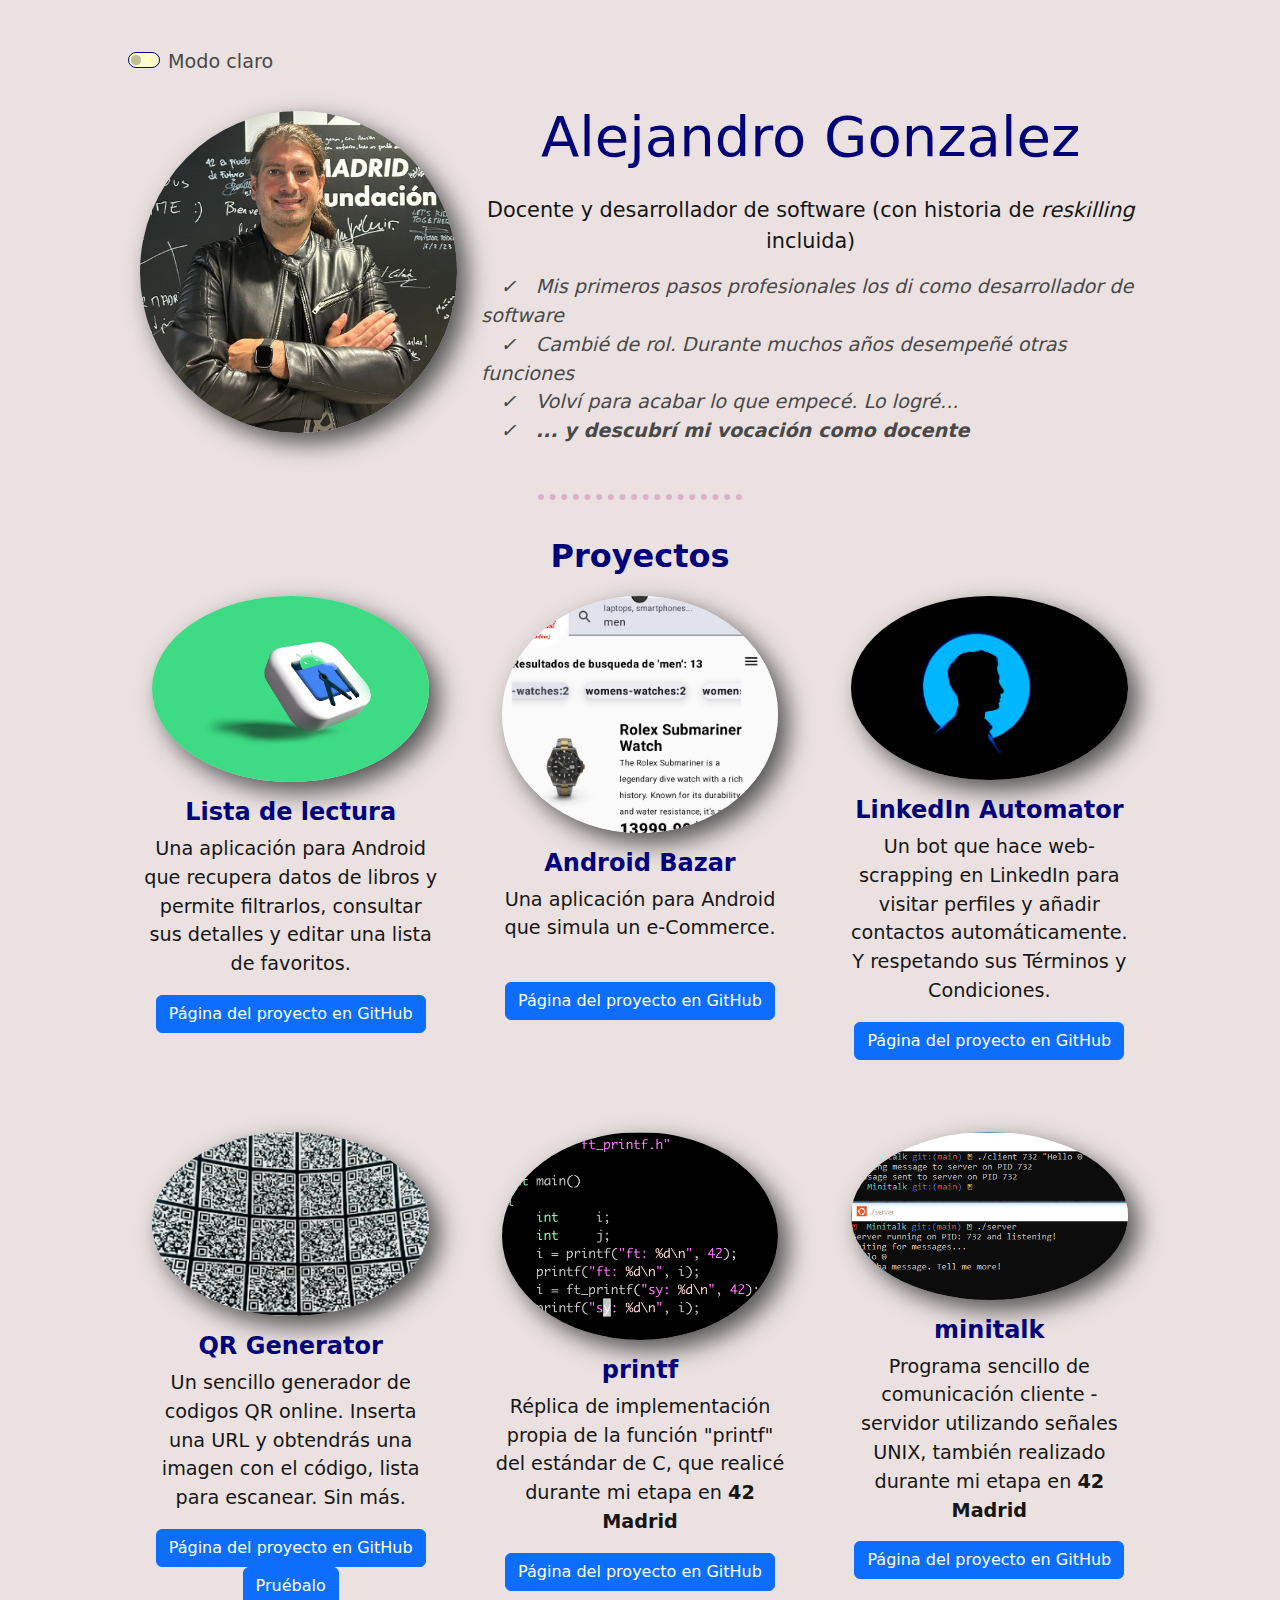
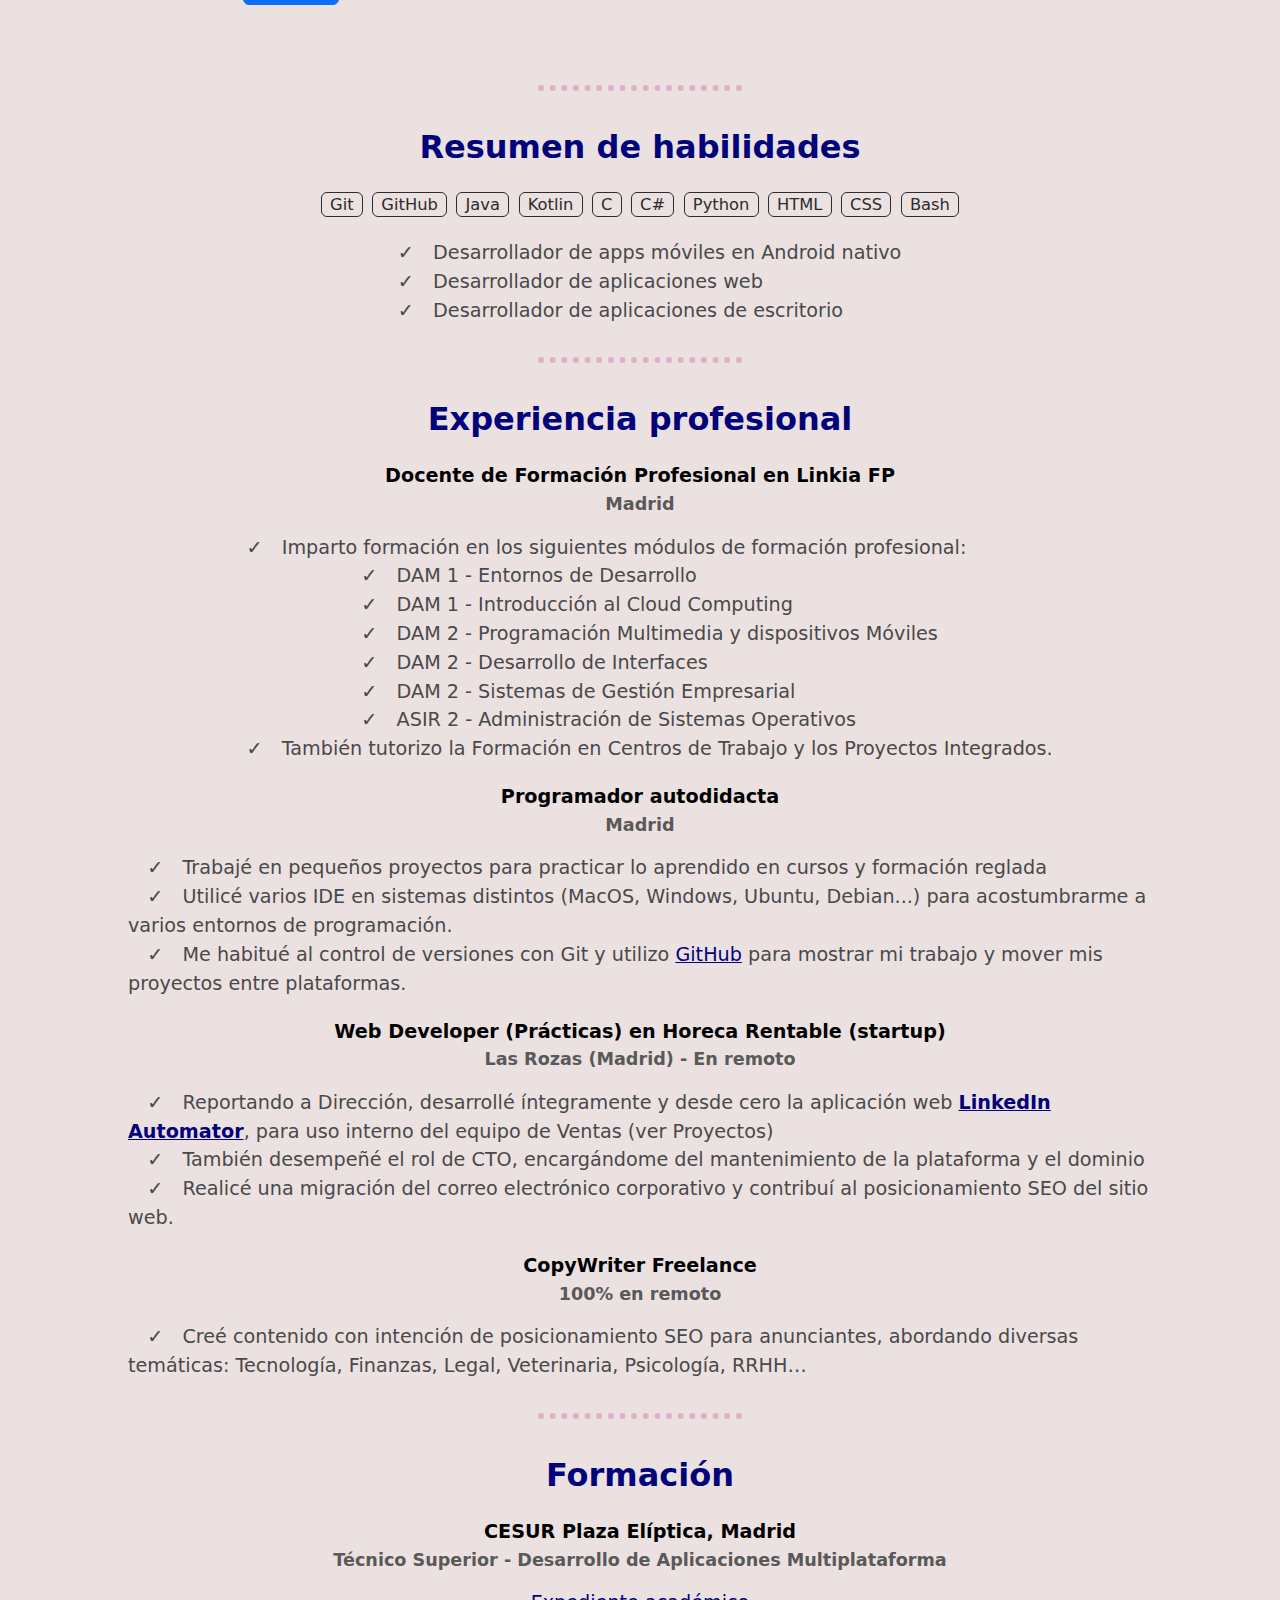
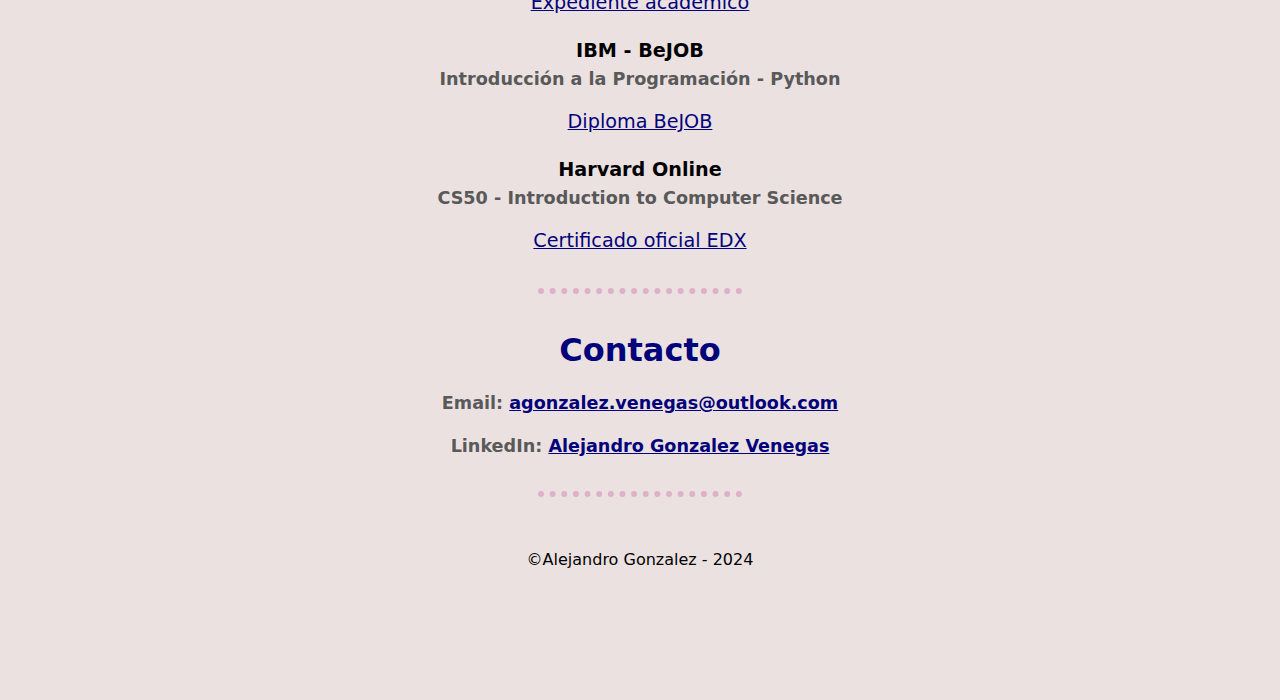
<file: index.html>
<!doctype html>
<html lang="en">

<head>

<meta charset="UTF-8">
<meta name="viewport" content="width=device-width, initial-scale=1">
<link rel="icon" href="./images/favicon-32x32.png">
<meta http-equiv=“Pragma” content=”no-cache”>
<meta http-equiv=“Expires” content=”-1″>
<meta http-equiv=“CACHE-CONTROL” content=”NO-CACHE”>
<!-- CSS Stylesheets -->
<link href="https://cdn.jsdelivr.net/npm/bootstrap@5.3.3/dist/css/bootstrap.min.css" rel="stylesheet" integrity="sha384-QWTKZyjpPEjISv5WaRU9OFeRpok6YctnYmDr5pNlyT2bRjXh0JMhjY6hW+ALEwIH" crossorigin="anonymous"><link rel="stylesheet" href="css/master.css">
<link rel="stylesheet" href="css/nav.css">
<!-- Font Awesome -->
<link rel="stylesheet" href="https://use.fontawesome.com/releases/v5.7.0/css/all.css" integrity="sha384-lZN37f5QGtY3VHgisS14W3ExzMWZxybE1SJSEsQp9S+oqd12jhcu+A56Ebc1zFSJ" crossorigin="anonymous">


<title>Alejandro Gonzalez - Docente y Desarrollador de Software</title>
</head>

<body>

  <a name="top-of-document"></a>

<!-- floating scroll to top navigator -->

  <div class="to-top-navigator">

    <div class="to-top-cloud" aria-label="Ir al inicio" aria-hidden="true">
        <a href="javascript:scrollToAnchor('top-of-document')" data-toggle="tooltip" data-placement="left" title="Ir al inicio" onclick="javascript:toolTipReset()"><i class="fas fa-plane-departure"></i></a>
    </div>

    <div>
        <a href="javascript:scrollToPreviousSection()">
        <span class="tcon-indicator" aria-label="Prev section" aria-hidden="true" data-toggle="tooltip" data-placement="left" title="Arriba" onclick="javascript:toolTipReset()">
            <svg version="1.1" xmlns="http://www.w3.org/2000/svg" class="tcon-svgchevron" viewBox="0 0 30 58">
            <path class="a1" d="M3,13l13-10l13,10"></path>
            <path class="a2" d="M3,33l13-10l13,10"></path>
            <path class="a3" d="M3,53l13-10l13,10"></path>
            </svg>
        </span>
        </a>
    </div>

  </div>

  <!-- floating section indicators -->

  <div class="section-indicators-block">

    <div class="section-indicator">
        <a id="bio-section-indicator" href="#" data-toggle="tooltip" data-placement="left" title="Inicio" onclick="javascript:toolTipReset()"><i class="fas fa-circle"></i></a>
    </div>

    <div class="section-indicator">
        <a id="portfolio-section-indicator" href="javascript:scrollToAnchor('portfolio');" data-toggle="tooltip" data-placement="left" title="Porfolio" onclick="javascript:toolTipReset()"><i class="far fa-circle"></i></a>
    </div>

    <div class="section-indicator">
        <a id="skill-summary-section-indicator" href="javascript:scrollToAnchor('skill-summary');" data-toggle="tooltip" data-placement="left" title="Habilidades" onclick="javascript:toolTipReset()"><i class="far fa-circle"></i></a>
    </div>

    <div class="section-indicator">
        <a id="career-highlights-section-indicator" href="javascript:scrollToAnchor('career-highlights');" data-toggle="tooltip" data-placement="left" title="Experiencia" onclick="javascript:toolTipReset()"><i class="far fa-circle"></i></a>
    </div>

    <div class="section-indicator">
        <a id="education-section-indicator" href="javascript:scrollToAnchor('education');" data-toggle="tooltip" data-placement="left" title="Formacion" onclick="javascript:toolTipReset()"><i class="far fa-circle"></i></a>
    </div>

    <div class="section-indicator">
        <a id="contact-section-indicator" href="javascript:scrollToAnchor('contact');" data-toggle="tooltip" data-placement="left" title="Contacto" onclick="javascript:toolTipReset()"><i class="far fa-circle"></i></a>
    </div>

  </div>

  <!-- floating scroll down inviter -->

  <div class="scroll-down-navigator">

    <div>
        <a href="javascript:scrollToNextSection()" data-toggle="tooltip" data-placement="left" title="Abajo" onclick="javascript:toolTipReset()">
        <span class="tcon-indicator" aria-label="Scroll down" aria-hidden="true">
            <svg version="1.1" xmlns="http://www.w3.org/2000/svg" class="tcon-svgchevron" viewBox="0 0 30 58">
            <path class="a3" d="M3,3l13,10l13-10"></path>
            <path class="a2" d="M3,23l13,10l13-10"></path>
            <path class="a1" d="M3,43l13,10l13-10"></path>
            </svg>
        </span>
        </a>
    </div>

    <div class="scroll-down-plane" aria-label="Descend to the bottom!" aria-hidden="true">
        <a href="javascript:scrollToAnchor('bottom-of-document')" data-toggle="tooltip" data-placement="left" title="Ir al final" onclick="javascript:toolTipReset()"><i class="fas fa-plane-arrival"></i></a>
    </div>

  </div>

  <!-- end of navigation bar -->

  <div id="toggle-dark-mode" class="toggle-dark-mode">
      <div class="form-check form-switch">
        <input class="form-check-input" type="checkbox" id="toggle-dark-mode">
        <label class="form-check-label" for="toggle-dark-mode"><p class="page-subtitle.dark-mode">Modo claro</p></label>
      </div>  
  </div>

  <a name="bio"></a>
  <div id="bio" class="container section-visual-boundry">
    <div class="row justify-content-center">
      <div class="hero-div col-8 col-sm-4 col-md-4" >
        <img class="hero" src="./images/AGV_Foto_CV.jpg" alt="portrait" />
      </div>
      <div class="col-12 col-sm-8 col-md-8">
        <p class="page-title">Alejandro Gonzalez</p>
        <p class="page-subtitle">Docente y desarrollador de software (con historia de <i>reskilling</i> incluida)</p>
        <p class="bio-block"><i>
            <ul>
                <li>Mis primeros pasos profesionales los di como desarrollador de software</li>
                <li>Cambié de rol. Durante muchos años desempeñé otras funciones</li>
                <li>Volví para acabar lo que empecé. Lo logré...</li>
                <li><strong>... y descubrí mi vocación como docente</strong></li>
            </ul>
        </i></p>
        </div>
      </div>
    </div>

  <hr class="hr-separator"/>

<a name="portfolio"></a>
<p id="portfolio" class="section-heading section-visual-boundry">Proyectos</p>

<div class="row row-cols-1 row-cols-md-2 row-cols-lg-3 g-4">
    <div class="col bm-2">
        <div class="card h-100">
            <img src="./images/androidbooklist.jpg" class="card-img-top" alt="App lista de lectura">
            <div class="card-body">
                <h5 class="card-title">Lista de lectura</h5>
                <p class="card-text">Una aplicación para Android que recupera datos de libros y permite filtrarlos, consultar sus detalles y editar una lista de favoritos.</p>
                <a href="https://github.com/Metalex84/AndroidBooklist" target="_blank" class="btn btn-primary">Página del proyecto en GitHub</a>
            </div>
        </div>
    </div>
    <div class="col bm-2">
        <div class="card h-100">
            <img src="./images/androidbazar.png" class="card-img-top" alt="App e-Commerce">
            <div class="card-body">
                <h5 class="card-title">Android Bazar</h5>
                <p class="card-text">Una aplicación para Android que simula un e-Commerce.</p>
                <a href="https://github.com/Metalex84/AndroidBazar" target="_blank" class="btn btn-primary">Página del proyecto en GitHub</a>
            </div>
        </div>
    </div>
    <div class="col bm-2">
        <div class="card h-100">
            <a name="pfc"></a>
            <img src="./images/linkaut.png" class="card-img-top" alt="LinkedIn Automator">
            <div class="card-body">
                <h5 class="card-title">LinkedIn Automator</h5>
                <p class="card-text">Un bot que hace web-scrapping en LinkedIn para visitar perfiles y añadir contactos automáticamente. Y respetando sus Términos y Condiciones.</p>
                <a href="https://github.com/Metalex84/linkedin_automator" target="_blank" class="btn btn-primary">Página del proyecto en GitHub</a>
            </div>
        </div>
    </div>

    <div class="col bm-2">
        <div class="card h-100">
            <img src="./images/qrgen.png" class="card-img-top" alt="QR Generator">
            <div class="card-body">
                <h5 class="card-title">QR Generator</h5>
                <p class="card-text">Un sencillo generador de codigos QR online. Inserta una URL y obtendrás una imagen con el código, lista para escanear. Sin más.</p>
                <a href="https://github.com/Metalex84/qr_generate" target="_blank" class="btn btn-primary">Página del proyecto en GitHub</a>
                <a href="https://qr-generate-omcy.onrender.com/" target="_blank" class="btn btn-primary">Pruébalo</a>
            </div>
        </div>
    </div>

    <div class="col bm-2">
        <div class="card h-100">
            <img src="./images/ft_printf.png" class="card-img-top" alt="printf">
            <div class="card-body">
                <h5 class="card-title">printf</h5>
                <p class="card-text">Réplica de implementación propia de la función "printf" del estándar de C, que realicé durante mi etapa en <strong>42 Madrid</strong></p>
                <a href="https://github.com/Metalex84/ft_printf" target="_blank" class="btn btn-primary">Página del proyecto en GitHub</a>
            </div>
        </div>
    </div>

    <div class="col bm-2">
        <div class="card h-100">
            <img src="./images/minitalk.png" class="card-img-top" alt="printf">
            <div class="card-body">
                <h5 class="card-title">minitalk</h5>
                <p class="card-text">Programa sencillo de comunicación cliente - servidor utilizando señales UNIX, también realizado durante mi etapa en <strong>42 Madrid</strong></p>
                <a href="https://github.com/Metalex84/minitalk" target="_blank" class="btn btn-primary">Página del proyecto en GitHub</a>
            </div>
        </div>
    </div>

</div>

<hr class="hr-separator" />

<a name="skill-summary"></a>
<p id="skill-summary" class="section-heading section-visual-boundry">Resumen de habilidades</p>

<p data-toggle="tooltip" data-placement="bottom"
   title="Stack tecnológico"
   onclick="javascript:toolTipReset()">
    <span class="keyword-magnet">Git</span>
    <span class="keyword-magnet">GitHub</span>
    <span class="keyword-magnet">Java</span>
    <span class="keyword-magnet">Kotlin</span>
    <span class="keyword-magnet">C</span>
    <span class="keyword-magnet">C#</span>
    <span class="keyword-magnet">Python</span>
    <span class="keyword-magnet">HTML</span>
    <span class="keyword-magnet">CSS</span>
    <span class="keyword-magnet">Bash</span>
</p>

<ul>
  <li>Desarrollador de apps móviles en Android nativo</li>
  <li>Desarrollador de aplicaciones web</li>
  <li>Desarrollador de aplicaciones de escritorio</li>
</ul>

<hr class="hr-separator" />

<a name="career-highlights"></a>
<p id="career-highlights" class="section-heading section-visual-boundry">Experiencia profesional</p>

<p class="section-subheading">Docente de Formación Profesional en Linkia FP</p>
<p class="section-small-heading">Madrid</p>
<ul>
    <li>Imparto formación en los siguientes módulos de formación profesional:</li>
    <ul>
      <li>DAM 1 - Entornos de Desarrollo</li>
      <li>DAM 1 - Introducción al Cloud Computing</li>
      <li>DAM 2 - Programación Multimedia y dispositivos Móviles</li>
      <li>DAM 2 - Desarrollo de Interfaces</li>
      <li>DAM 2 - Sistemas de Gestión Empresarial</li>
      <li>ASIR 2 - Administración de Sistemas Operativos</li>
    </ul>
    <li>También tutorizo la Formación en Centros de Trabajo y los Proyectos Integrados.</li>
</ul>

<p class="section-subheading">Programador autodidacta</p>
<p class="section-small-heading">Madrid</p>
<ul>
    <li>Trabajé en pequeños proyectos para practicar lo aprendido en cursos y formación reglada</li>
    <li>Utilicé varios IDE en sistemas distintos (MacOS, Windows, Ubuntu, Debian...) para acostumbrarme a varios entornos de programación.</li>
    <li>Me habitué al control de versiones con Git y utilizo <a href="https://github.com/Metalex84" target="_blank" class="link">GitHub</a> para mostrar mi trabajo y mover mis proyectos entre plataformas.</li>
</ul>

<p class="section-subheading">Web Developer (Prácticas) en Horeca Rentable (startup)</p>
<p class="section-small-heading">Las Rozas (Madrid) - En remoto</p>
<ul>
    <li>Reportando a Dirección, desarrollé íntegramente y desde cero la aplicación web <b><a href="#pfc" class="link">LinkedIn Automator</a></b>, para uso interno del equipo de Ventas (ver Proyectos)</li>
    <li>También desempeñé el rol de CTO, encargándome del mantenimiento de la plataforma y el dominio</li>
    <li>Realicé una migración del correo electrónico corporativo y contribuí al posicionamiento SEO del sitio web.</li>
</ul>

<p class="section-subheading">CopyWriter Freelance</p>
<p class="section-small-heading">100% en remoto</p>
<ul>
    <li>Creé contenido con intención de posicionamiento SEO para anunciantes, abordando diversas temáticas: Tecnología, Finanzas, Legal, Veterinaria, Psicología, RRHH…</li>
</ul>

<hr class="hr-separator" />

<a name="education"></a>
<p id="education" class="section-heading section-visual-boundry">Formación</p>
<p class="section-subheading">CESUR Plaza Elíptica, Madrid</p>
<p class="section-small-heading">Técnico Superior - Desarrollo de Aplicaciones Multiplataforma</p>
<p><a href="./assets/cesur_academic_alex.pdf" class="link" target="_blank" data-toggle="tooltip" data-placement="bottom" title="Expediente académico" onclick="javascript:toolTipReset()"">Expediente académico</a></p>

<p class="section-subheading">IBM - BeJOB</p>
<p class="section-small-heading">Introducción a la Programación - Python</p>
<p><a href="./assets/diploma_Python.pdf" class="link" target="_blank" data-toggle="tooltip" data-placement="bottom" title="Diploma BeJOB" onclick="javascript:toolTipReset()"">Diploma BeJOB</a></p>

<p class="section-subheading">Harvard Online</p>
<p class="section-small-heading">CS50 - Introduction to Computer Science</p>
<p><a href="https://courses.edx.org/certificates/bee730002f474fda92406d16c1fa14df" class="link" target="_blank" data-toggle="tooltip" data-placement="bottom" title="Certificado oficial EDX" onclick="javascript:toolTipReset()"">Certificado oficial EDX</a></p>

<hr class="hr-separator" />

<a name="contact"></a>
<p id="contact" class="section-heading section-visual-boundry">Contacto</p>

<p class="section-small-heading">Email: <a href="mailto:agonzalez.venegas@outlook.com" class="link" data-toggle="tooltip" data-placement="bottom" title="Envíame un email" onclick="javascript:toolTipReset()">agonzalez.venegas@outlook.com</a></p>
<p class="section-small-heading">LinkedIn: <a href="https://linkedin.com/in/alejandro-gonzalez-venegas" class="link" target="_blank" data-toggle="tooltip" data-placement="bottom" title="Mi perfil en LinkedIn" onclick="javascript:toolTipReset()"">Alejandro Gonzalez Venegas</a></p>
  
<hr class="hr-separator" />

<!-- <img class="hero" src="images/footer_banner.jpg" alt="banner" /> -->

<a name="bottom-of-document"></a>
</body>

<footer>
    <p class="copyright-text">©Alejandro Gonzalez - 2024</p>
</footer>

<!-- JQuery Scripts -->
<script src="https://code.jquery.com/jquery-3.4.1.min.js" integrity="sha256-CSXorXvZcTkaix6Yvo6HppcZGetbYMGWSFlBw8HfCJo=" crossorigin="anonymous"></script>
<!-- Bootstrap Scripts -->
<script src="https://cdn.jsdelivr.net/npm/popper.js@1.16.0/dist/umd/popper.min.js" integrity="sha384-Q6E9RHvbIyZFJoft+2mJbHaEWldlvI9IOYy5n3zV9zzTtmI3UksdQRVvoxMfooAo" crossorigin="anonymous"></script>
<script src="https://cdn.jsdelivr.net/npm/bootstrap@5.3.3/dist/js/bootstrap.bundle.min.js" integrity="sha384-YvpcrYf0tY3lHB60NNkmXc5s9fDVZLESaAA55NDzOxhy9GkcIdslK1eN7N6jIeHz" crossorigin="anonymous"></script><!-- Our codes -->
<script src="js/main.js"></script>
<script src="js/nav.js"></script>
</file>
<file: css/master.css>
/* OBFUSCATED BY CSSOBFUSCATOR.COM at 2023/03/12 10:04:22 */
[class~=card-img-top] {
    margin-left: auto;
}

button {
    width: 20em;
    height: 5em;
}

ul li:before {
    content: "\2713";
}

[class~=tooltip][class~=top]>[class~=tooltip-arrow] {
    border-top-width: 1.5pt;
}

[class~=card-img-top] {
    margin-right: auto;
}

a {
    color: #0027d2;
}

body {
    background-color: #ebe1e1;
}

body.dark-mode {
    background-color: #2c2c2c;
}

[class~=card-img-top] {
    margin-top: 0;
}

[class~=bm-2] {
    margin-bottom: 2rem;
}

a:hover {
    color: #b52580;
}

[class~=card] {
    background-color: transparent;
}

[class~=card] {
    border-left-width: medium;
}

body {
    border-bottom-width: 3rem;
}

[class~=card] {
    border-bottom-width: medium;
}

[class~=tooltip][class~=top]>[class~=tooltip-arrow] {
    border-top-style: solid;
}

body {
    border-bottom-style: solid;
}

[class~=card] {
    border-right-width: medium;
}

[class~=tooltip]>[class~=tooltip-inner] {
    background-color: blue;
}

[class~=card] {
    border-top-width: medium;
}

[class~=card] {
    border-left-style: none;
}

[class~=card] {
    border-bottom-style: none;
}

[class~=tooltip]>[class~=tooltip-inner] {
    border-radius: 5.25pt;
}

[class~=card] {
    border-right-style: none;
}

[class~=card] {
    border-top-style: none;
}

[class~=card] {
    border-left-color: currentColor;
}

[class~=card] {
    border-bottom-color: currentColor;
}

[class~=card] {
    border-right-color: currentColor;
}

[class~=card] {
    border-top-color: currentColor;
}

body {
    border-bottom-color: transparent;
}

[class~=card],
body {
    border-image: none;
}

body {
    border-left-width: 8rem;
}

[class~=hero-div],
[class~=keyword-magnet],
.card-body {
    text-align: center;
}

[class~=hero],
[class~=card-img-top] {
    border-radius: 50%;
}

[class~=hero],
[class~=card-img-top] {
    box-shadow: 7.5pt 10px 18.75pt #525252;
}

[class~=card-img-top],
[class~=hero-div] {
    margin-bottom: 0;
}

body,
[class~=keyword-magnet],
[class~=tooltip]>[class~=tooltip-inner] {
    border-left-style: solid;
}

[class~=tooltip]>[class~=tooltip-inner] {
    color: #fff;
}

[class~=tooltip][class~=top]>[class~=tooltip-arrow] {
    border-top-color: #ff0;
}

[class~=tooltip][class~=top]>[class~=tooltip-arrow] {
    border-image: none;
}

body {
    border-left-color: transparent;
}

[class~=card-img-top] {
    max-width: 85%;
}

[class~=tooltip]>[class~=tooltip-inner],
[class~=keyword-magnet] {
    border-left-width: .017708333in;
}

body {
    border-right-width: 8rem;
}

[class~=hero] {
    width: 100%;
}

#query-form,
[class~=hero-div] {
    margin-left: auto;
}

ul li:before {
    margin-left: 1em;
}

[class~=tooltip][class~=bottom]>[class~=tooltip-arrow] {
    border-bottom-width: 5px;
}

[class~=keyword-magnet],
body {
    border-right-style: solid;
}

body {
    border-right-color: transparent;
}

[class~=tooltip]>[class~=tooltip-inner],
[class~=keyword-magnet] {
    border-bottom-width: .017708333in;
}

#query-form,
[class~=hero-div] {
    margin-right: auto;
}

[class~=keyword-magnet],
[class~=tooltip]>[class~=tooltip-inner] {
    border-right-width: .017708333in;
}

[class~=tooltip][class~=bottom]>[class~=tooltip-arrow],
[class~=keyword-magnet],
[class~=tooltip]>[class~=tooltip-inner] {
    border-bottom-style: solid;
}

[class~=hero-div] {
    margin-top: 0;
}

[class~=hero-div] {
    padding-top: 1rem;
}

a:hover {
    font-weight: 700;
}

.link {
    color: #02027b;
}

.link.dark-mode {
    color: #ff0;
}

body {
    border-top-width: 3rem;
}

[class~=tooltip][class~=bottom]>[class~=tooltip-arrow] {
    border-bottom-color: #ff0;
}

[class~=keyword-magnet],
[class~=tooltip]>[class~=tooltip-inner] {
    border-top-width: .017708333in;
}

body,
[class~=keyword-magnet] {
    border-top-style: solid;
}

[class~=tooltip][class~=bottom]>[class~=tooltip-arrow],
[class~=keyword-magnet] {
    border-image: none;
}

[class~=keyword-magnet] {
    border-radius: .0625in;
}

body {
    border-top-color: transparent;
}

[class~=keyword-magnet] {
    font-size: .85em;
}

[class~=keyword-magnet] {
    line-height: 2.2em;
}

[class~=keyword-magnet] {
    margin-left: .1em;
}

#query-form {
    margin-bottom: auto;
}

[class~=keyword-magnet] {
    margin-bottom: .1em;
}

body {
    overflow-x: hidden darkslategray;
}

body.dark-mode {
    overflow-x: hidden lightgray;
}

[class~=keyword-magnet] {
    margin-right: .1em;
}

[class~=keyword-magnet] {
    margin-top: .1em;
}

[class~=keyword-magnet] {
    padding-left: .5em;
}

[class~=keyword-magnet] {
    padding-bottom: .15em;
}

[class~=keyword-magnet] {
    padding-right: .5em;
}

[class~=tooltip][class~=left]>[class~=tooltip-arrow] {
    border-left-width: .3125pc;
}

[class~=keyword-magnet] {
    padding-top: .15em;
}

hr {
    border-top-width: .4rem;
}

[class~=keyword-magnet] {
    text-shadow: none;
}

[class~=tooltip][class~=left]>[class~=tooltip-arrow] {
    border-left-style: solid;
}

[class~=keyword-magnet] {
    white-space: pre;
}

hr {
    border-top-style: dotted;
}

.hr-separator {
    border-top-color: #b52580;
}

.hr-separator.dark-mode {
    border-top-color: #ff0;
}

hr {
    border-image: none;
}

ul li:before {
    margin-bottom: 0;
}

[class~=section-divider],
hr {
    margin-left: auto;
}

hr {
    margin-bottom: 2rem;
}

.form-check-input:checked {
    background-color: #02027b; 
    border-color: #ffc;
}
  
.form-check-input {
    background-color: #ffc;
    border-color: #02027b;
}

.page-title {
    text-align: center;
    color: #02027b;
    font-size: 3.5em;
}

.page-title.dark-mode {
    text-align: center;
    color: #ffc;
    font-size: 3.5em;
}

.page-subtitle {
    color: #161616;
    font-size: 1.3em;
    font-weight: 500;
}

.page-subtitle.dark-mode {
    color: #ffc;
    font-size: 1.3em;
    font-weight: 500;
}

.bio-block {
    margin-bottom: 0;
    margin-top: 0;
    width: 90%;
    margin-right: auto;
    margin-left: auto;
    color: #161616;
}

.bio-block.dark-mode {
    margin-bottom: 0;
    margin-top: 0;
    width: 90%;
    margin-right: auto;
    margin-left: auto;
    color: #fff;
}

.section-heading {
    text-align: center;
    color: #02027b;
    font-size: 2em;
    margin-top: 1.3rem;
    font-weight: 600;
    margin-bottom: 1rem;
}

.section-heading.dark-mode {
    text-align: center;
    color: #ffc;
    font-size: 2em;
    margin-top: 1.3rem;
    font-weight: 600;
    margin-bottom: 1rem;
}

.card-title {
    color: #02027b;
    font-size: 1.5em;
    text-align: center;
    font-weight: 600;
}

.card-title.dark-mode {
    color: #ffc;
    text-align: center;
    font-size: 1.5em;
    font-weight: 600;
}

.card-text {
    color: #161616;
    font-size: 1.2em;
    min-height: 5rem;
    text-align: center;
    font-weight: 400;
}

.card-text.dark-mode {
    color: #fff;
    text-align: center;
    font-size: 1.2em;
    min-height: 5rem;
    font-weight: 400;
}

.keyword-magnet {
    border-right-color: #2c2c2c;
    border-top-color: #2c2c2c;
    border-left-color: #2c2c2c;
    border-bottom-color: #2c2c2c;
    color: #2c2c2c;    
}

.keyword-magnet.dark-mode {
    border-right-color: #fff;
    border-top-color: #fff;
    border-left-color: #fff;
    border-bottom-color: #fff;
    color: #fff;
}


[class~=page-subtitle],
[class~=section-description],
[class~=section-divider],
[class~=section-subheading],
p,
.section-small-heading {
    text-align: center;
}

#query-form {
    margin-top: auto;
}


#query-form {
    max-width: 85%;
}

hr,
[class~=section-divider] {
    margin-right: auto;
}

hr {
    margin-top: 2rem;
}

hr {
    width: 20%;
}

html {
    overflow-x: hidden;
}


html {
    scroll-behavior: smooth;
}

[class~=tooltip]>[class~=tooltip-inner] {
    border-right-style: solid;
}

.section-small-heading,
[class~=section-subheading] {
    font-weight: 600;
}


p {
    color: #494949;
}

.section-small-heading{
    margin-bottom: 1rem;
}

p,
ul {
    font-size: 1.2rem;
}

p {
    font-weight: 400;
}

.section-small-heading {
    color: #595959;
}

.section-small-heading.dark-mode {
    color: #fff;
}

.section-small-heading {
    font-size: 1.1em;
}

[class~=tooltip][class~=left]>[class~=tooltip-arrow] {
    border-left-color: #ff0;
}

ul li:before {
    margin-right: 1em;
}

.section-small-heading {
    margin-top: 0;
}

ul,
ul li:before {
    margin-top: 0;
}

li {
    color: #494949;
}

li.dark-mode {
    color: #fff;
}

.section-subheading {
    color: #010101
}

.section-subheading.dark-mode {
    color: #ffc;
}

[class~=section-subheading] {
    font-size: 1.2em;
}

[class~=tooltip][class~=left]>[class~=tooltip-arrow] {
    border-image: none;
}

[class~=section-subheading] {
    margin-top: 1.2rem;
}

[class~=section-subheading] {
    margin-bottom: 0;
}

ul {
    display: table;
}

a:hover {
    text-decoration: none;
}

[class~=section-description] {
    margin-bottom: 3rem;
}

[class~=tooltip][class~=right]>[class~=tooltip-arrow] {
    border-right-width: .052083333in;
}

[class~=tooltip]>[class~=tooltip-inner] {
    border-top-style: solid;
}

[class~=section-divider],
.subsection-divider {
    margin-bottom: 2rem;
}

[class~=tooltip]>[class~=tooltip-inner] {
    border-left-color: white;
}

[class~=tooltip]>[class~=tooltip-inner] {
    border-bottom-color: white;
}

[class~=tooltip]>[class~=tooltip-inner] {
    border-right-color: white;
}

[class~=section-divider] img {
    height: auto;
}

[class~=tooltip]>[class~=tooltip-inner] {
    border-top-color: white;
}

ul {
    list-style: none;
}

.subsection-divider,
[class~=section-divider] {
    margin-top: 2rem;
}

[class~=section-divider] {
    opacity: .75;
}

[class~=tooltip]>[class~=tooltip-inner] {
    border-image: none;
}

[class~=tooltip][class~=right]>[class~=tooltip-arrow] {
    border-right-style: solid;
}

[class~=tooltip][class~=right]>[class~=tooltip-arrow] {
    border-right-color: #ff0;
}

.subsection-divider {
    background-image: linear-gradient(to right, rgba(136, 159, 179, 0), rgba(136, 159, 179, .75), rgba(136, 159, 179, 0));
}

[class~=tooltip]>[class~=tooltip-inner] {
    padding-left: .4375pc;
}

.subsection-divider {
    border-left-width: 0;
}

.subsection-divider {
    border-bottom-width: 0;
}

.subsection-divider {
    border-right-width: 0;
}

.subsection-divider {
    border-top-width: 0;
}

.subsection-divider {
    border-left-style: none;
}

ul {
    margin-left: auto;
}

[class~=tooltip]>[class~=tooltip-inner] {
    padding-bottom: .4375pc;
}

.subsection-divider {
    border-bottom-style: none;
}

[class~=tooltip]>[class~=tooltip-inner] {
    padding-right: .4375pc;
}

ul {
    margin-bottom: .8rem;
}

.subsection-divider {
    border-right-style: none;
}

.subsection-divider {
    border-top-style: none;
}

.subsection-divider {
    border-left-color: currentColor;
}

ul {
    margin-right: auto;
}

.subsection-divider {
    border-bottom-color: currentColor;
}

[class~=tooltip][class~=right]>[class~=tooltip-arrow] {
    border-image: none;
}

.subsection-divider {
    border-right-color: currentColor;
}

[class~=tooltip]>[class~=tooltip-inner] {
    padding-top: .4375pc;
}

.subsection-divider {
    border-top-color: currentColor;
}

.subsection-divider {
    border-image: none;
}

ul {
    padding-left: 0pt;
}

.subsection-divider {
    height: .0625pc;
}

.subsection-divider {
    margin-left: 10%;
}

ul {
    padding-bottom: 0pt;
}

ul {
    padding-right: 0pt;
}

.subsection-divider {
    margin-right: 10%;
}

.subsection-divider {
    width: 80%;
}

[class~=section-divider] img {
    width: 90%;
}

[class~=subsection-heading] {
    font-size: 2rem;
}

ul {
    padding-top: 0pt;
}

[class~=subsection-heading] {
    margin-bottom: 2rem;
}

[class~=tooltip]>[class~=tooltip-inner] {
    font-size: .125in;
}

[class~=copyright-text],
[class~=subsection-heading],
footer {
    text-align: center;
}

[class~=subsection-heading] {
    text-shadow: .1875pc 3px .625pc black;
}

[class~=weather-date] {
    color: #ff0;
}

[class~=weather-date] {
    font-size: 1.6rem;
}

[class~=weather-date],
[class~=weather-description] {
    font-weight: bold;
}

[class~=weather-temperatures],
[class~=weather-description],
[class~=weather-date] {
    margin-left: auto;
}

footer {
    padding-bottom: 4rem;
}

[class~=weather-date] {
    margin-bottom: .8rem;
}

[class~=weather-temperatures],
[class~=weather-description],
[class~=weather-date] {
    margin-right: auto;
}

[class~=weather-date] {
    margin-top: .8rem;
}

[class~=weather-date] {
    max-width: 88%;
}

[class~=weather-day-div] {
    margin-top: 1rem;
}

[class~=weather-day-div] {
    margin-bottom: 2rem;
}

[class~=weather-description] {
    color: white;
}

[class~=weather-description],
[class~=copyright-text] {
    font-size: 1rem;
}

[class~=weather-description] {
    margin-bottom: .6rem;
}

[class~=weather-description] {
    margin-top: .2rem;
}

[class~=weather-temperatures],
[class~=weather-description] {
    max-width: 50%;
}

.weather-icon {
    border-radius: 7.5pt;
}

footer {
    padding-top: 1.2rem;
}

[class~=weather-icon-div] {
    margin-bottom: .8rem;
}

[class~=weather-temperatures] {
    color: #ffe8c6;
}

[class~=weather-temperatures] {
    margin-bottom: 0;
}

[class~=weather-temperatures] {
    margin-top: 0;
}

.copyright-text {
    color: #010101;
}

.copyright-text.dark-mode {
    color: #ffc;
}

@media only screen and (max-width: 767px),
only screen and (max-height: 550px) {
    body {
        border-bottom-width: 2rem;
    }

    body {
        border-bottom-style: solid;
    }

    body {
        border-bottom-color: transparent;
    }

    body {
        border-image: none;
    }

    body {
        border-left-width: 3rem;
    }

    body {
        border-left-style: solid;
    }

    body {
        border-left-color: transparent;
    }

    body {
        border-right-width: 3rem;
    }

    body {
        border-right-style: solid;
    }

    body {
        border-right-color: transparent;
    }

    body {
        border-top-width: 2rem;
    }

    body {
        border-top-style: solid;
    }

    body {
        border-top-color: transparent;
    }
}
</file>
<file: css/nav.css>
.to-top-cloud a:hover {
    color: #0c7bff;
}

[class~=section-indicators-block],
[class~=scroll-down-plane] a,
[class~=scroll-down-navigator],
[class~=to-top-cloud] a,
[class~=section-indicator] a,
[class~=to-top-navigator] {
    color: #889fb3;
}

[class~=to-top-navigator] {
    opacity: 0;
}

[class~=section-indicators-block],
[class~=scroll-down-navigator],
[class~=to-top-navigator] {
    position: fixed;
}

[class~=to-top-navigator] {
    right: 3.7%;
}

[class~=to-top-navigator] {
    top: 15%;
}

[class~=scroll-down-navigator],
[class~=to-top-navigator],
[class~=section-indicators-block] {
    z-index: 3000;
}

[class~=to-top-cloud] {
    font-size: 1.625pc;
}

.section-indicator a:hover {
    color: white;
}

[class~=to-top-cloud] {
    margin-bottom: .125in;
}

[class~=section-indicators-block] {
    bottom: 26%;
}

[class~=section-indicators-block] {
    font-size: .166666667in;
}

[class~=section-indicators-block] {
    opacity: .5;
}

[class~=section-indicators-block] {
    right: 4.1%;
}

[class~=section-indicators-block] {
    text-align: center;
}

[class~=scroll-down-navigator] {
    bottom: 5%;
}

[class~=scroll-down-navigator] {
    opacity: 0;
}

[class~=scroll-down-plane] a:hover {
    color: #0c7bff;
}

[class~=scroll-down-navigator] {
    right: 3.7%;
}

.scroll-down-plane {
    font-size: 26px;
}

.scroll-down-plane {
    margin-top: .75pc;
}

@-webkit-keyframes chevron-pulse {
    0% {
        opacity: 0;
    }

    40% {
        opacity: 1;
    }

    80% {
        opacity: 0;
    }

    100% {
        opacity: 0;
    }
}

@keyframes chevron-pulse {
    0% {
        opacity: 0;
    }

    40% {
        opacity: 1;
    }

    80% {
        opacity: 0;
    }

    100% {
        opacity: 0;
    }
}

[class~=navbar-dark] [class~=navbar-nav] [class~=nav-link],
.navbar-dark .navbar-brand {
    color: #becbff;
}

.tcon-svgchevron {
    height: 3.625pc;
}

.tcon-svgchevron {
    margin-left: 0;
}

.tcon-svgchevron {
    margin-bottom: 0;
}

.tcon-svgchevron {
    margin-right: 0;
}

.tcon-svgchevron {
    margin-top: 0;
}

.tcon-svgchevron {
    width: 30px;
}

[class~=tcon-svgchevron] path[class~=a1] {
    -webkit-animation-delay: 0s;
}

[class~=navbar-brand] {
    font-family: "Ubuntu", sans-serif;
}

[class~=navbar-dark] [class~=navbar-toggler-icon] {
    background-image: none;
}

[class~=navbar-brand] {
    font-size: 2em;
}

[class~=navbar-brand] {
    font-weight: bold;
}

[class~=navbar-brand] {
    margin-left: 0;
}

[class~=navbar-brand] {
    padding-bottom: 4.5pt;
}

[class~=navbar-brand] {
    padding-top: 0;
}

[class~=navbar-brand] {
    text-shadow: 3px 3px 10px black;
}

[class~=navbar-toggler] {
    border-left-width: 0;
}

[class~=navbar-toggler] {
    border-bottom-width: 0;
}

[class~=navbar-toggler] {
    border-right-width: 0;
}

[class~=navbar-toggler] {
    border-top-width: 0;
}

[class~=navbar-toggler] {
    border-left-style: none;
}

.tcon-svgchevron path {
    -webkit-animation: chevron-pulse 3s infinite cubic-bezier(.4, 0, .2, 1);
}

[class~=navbar-dark] [class~=navbar-nav] [class~=nav-link] {
    padding-left: 14.25pt;
}

[class~=navbar-toggler] {
    border-bottom-style: none;
}

[class~=navbar-toggler] {
    border-right-style: none;
}

[class~=navbar-toggler] {
    border-top-style: none;
}

[class~=navbar-toggler] {
    border-left-color: currentColor;
}

[class~=navbar-toggler] {
    border-bottom-color: currentColor;
}

[class~=navbar-toggler] {
    border-right-color: currentColor;
}

.tcon-svgchevron path {
    animation: chevron-pulse 3s infinite cubic-bezier(.4, 0, .2, 1);
}

[class~=tcon-svgchevron] path[class~=a1] {
    animation-delay: 0s;
}

[class~=navbar-toggler] {
    border-top-color: currentColor;
}

.tcon-svgchevron path {
    fill: transparent;
}

[class~=navbar-toggler] {
    border-image: none;
}

[class~=navbar-toggler] {
    padding-right: 0;
}

[class~=nav-item] {
    font-size: 1.2em;
}

[class~=nav-item] {
    text-align: left;
}

[class~=nav-item] {
    text-shadow: 1.5pt .125pc 10px black;
}

[class~=navbar-dark] [class~=navbar-toggler-icon] {
    font-size: .260416667in;
}

[class~=navbar-dark] [class~=navbar-toggler-icon] {
    opacity: .5;
}

.tcon-svgchevron path {
    stroke: #889fb3;
}

.tcon-svgchevron path {
    stroke-width: 3.75pt;
}

.tcon-svgchevron path.a2 {
    -webkit-animation-delay: -.5s;
}

.tcon-svgchevron path.a2 {
    animation-delay: -.5s;
}

[class~=tcon-svgchevron] path[class~=a3] {
    -webkit-animation-delay: -1s;
}

[class~=tcon-svgchevron] path[class~=a3] {
    animation-delay: -1s;
}

[class~=navbar-dark] [class~=navbar-toggler-icon] {
    transform: translateY(10%);
}
</file>
